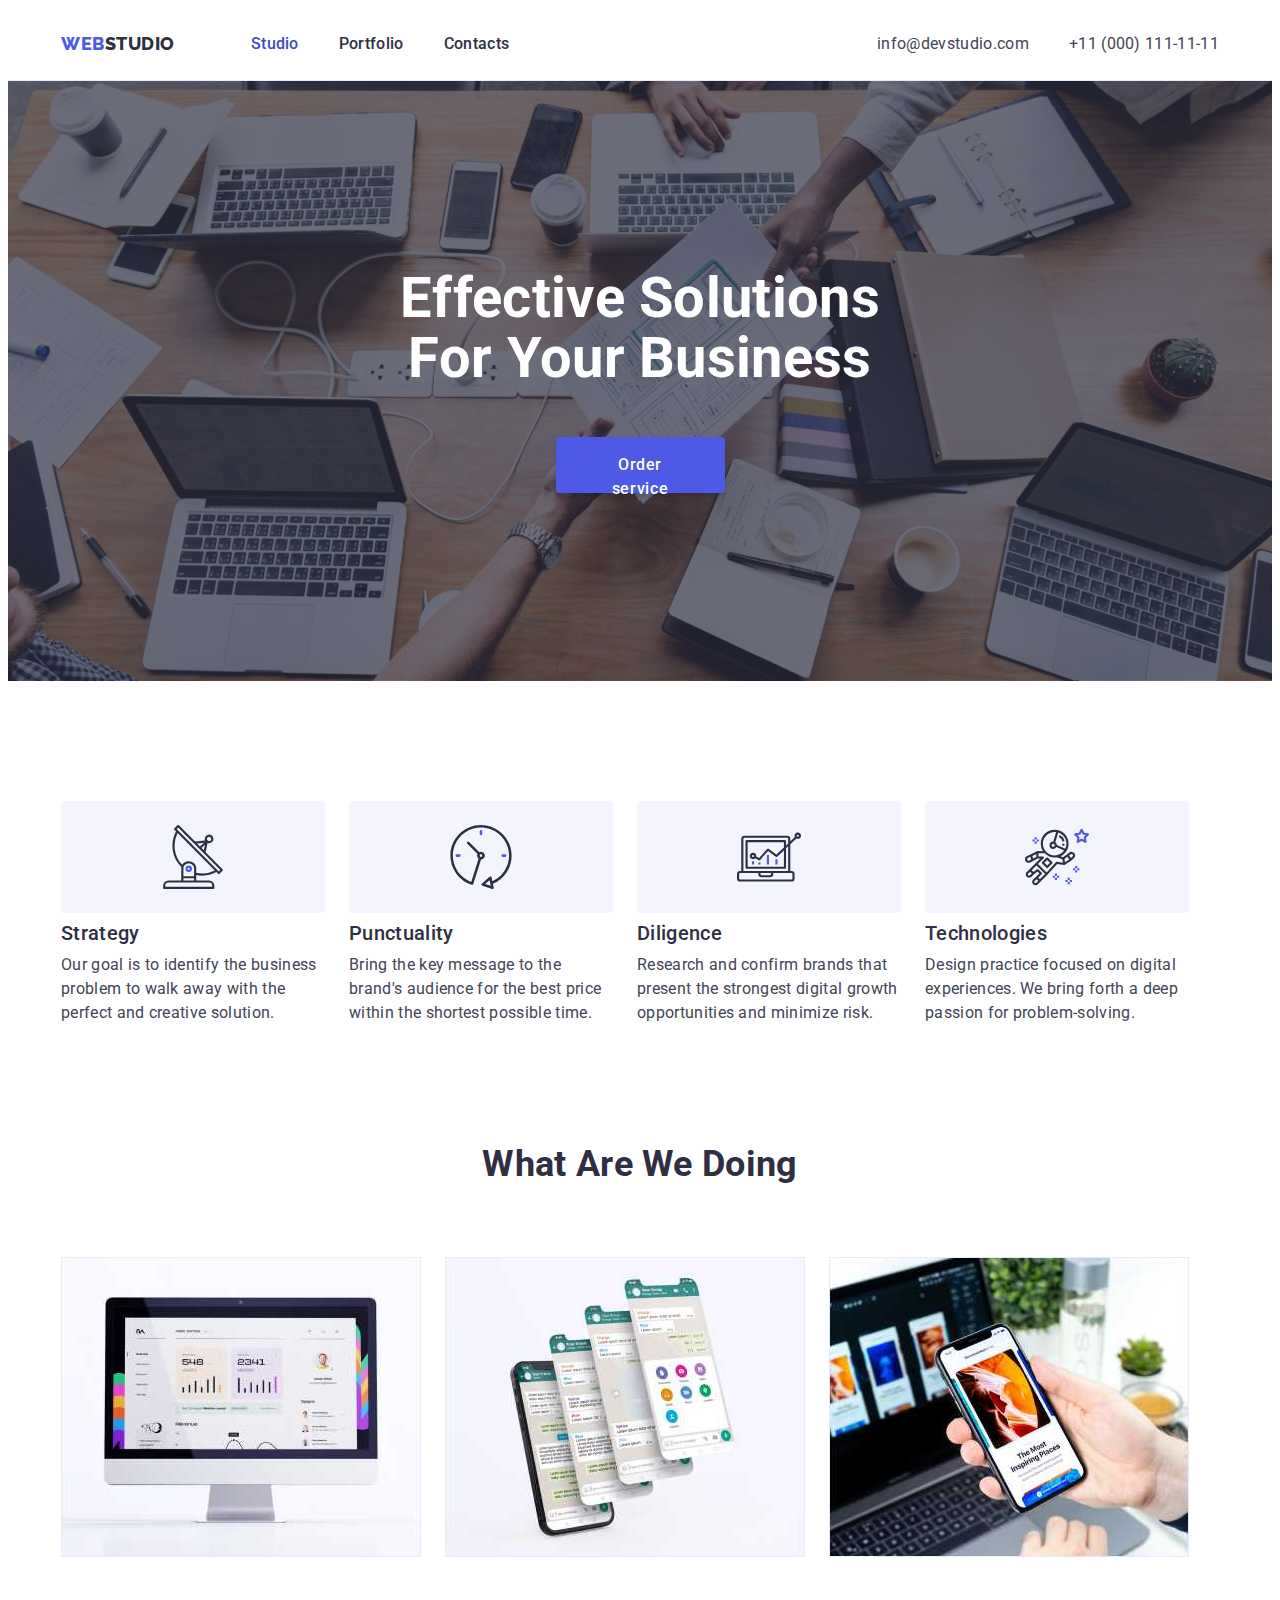
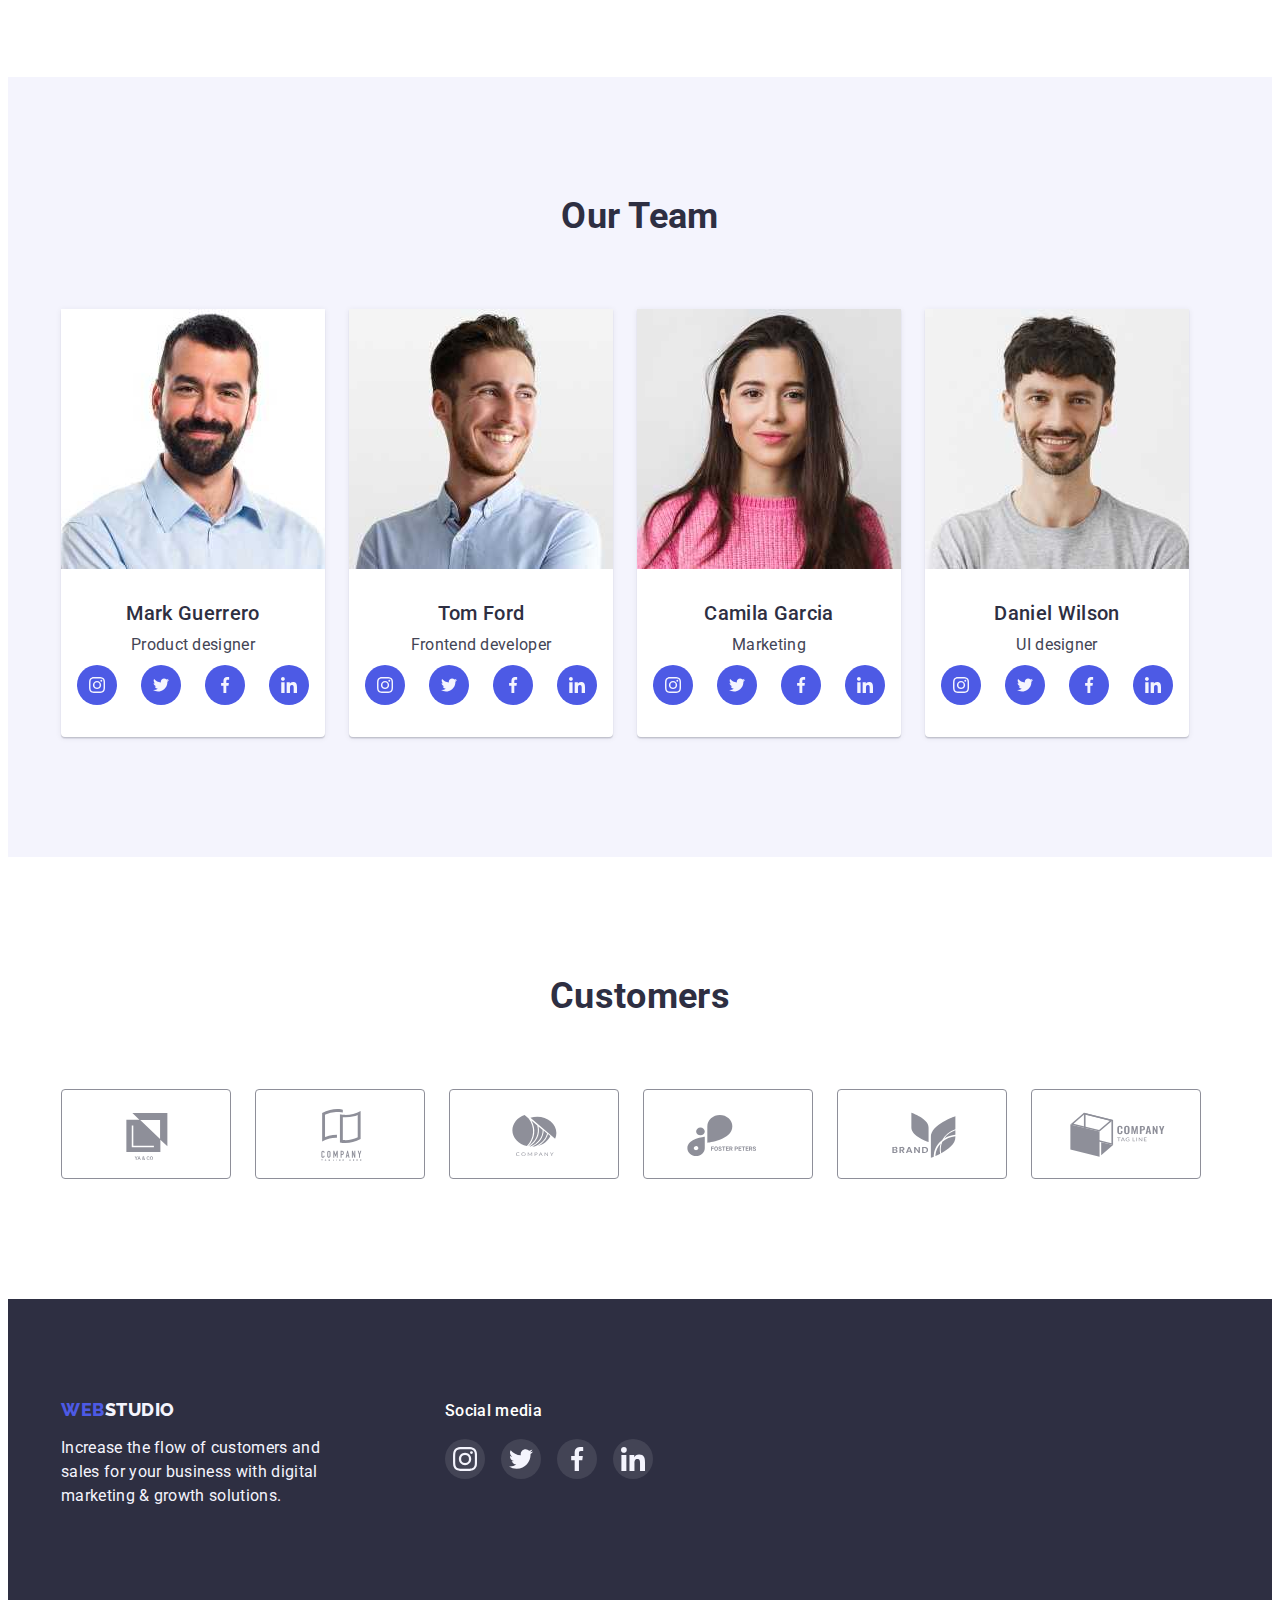
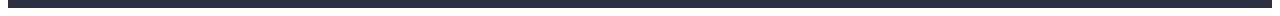
<file: index.html>
<!DOCTYPE html>
<html lang="en">

<head>
  <meta charset="UTF-8">
  <meta http-equiv="X-UA-Compatible" content="IE=edge">
  <meta name="viewport" content="width=device-width, initial-scale=1.0">
  <title>Web studio</title>
  <link href="https://fonts.gstatic.com" rel="preconnect" crossorigin>
  <link href="https://fonts.googleapis.com" rel="preconnect">
  <link href="https://fonts.googleapis.com/css2?family=Raleway:wght@800&family=Roboto:wght@400;500;700&display=swap"
    rel="stylesheet">
  <link rel="stylesheet" href="https://cdnjs.cloudflare.com/ajax/libs/modern-normalize/1.1.0/modern-normalize.min.css"
    integrity="sha512-wpPYUAdjBVSE4KJnH1VR1HeZfpl1ub8YT/NKx4PuQ5NmX2tKuGu6U/JRp5y+Y8XG2tV+wKQpNHVUX03MfMFn9Q=="
    crossorigin="anonymous" referrerpolicy="no-referrer" />
  <link href="./css/styles.css" rel="stylesheet">
</head>

<body>
  <header>
    <div class="container header-wrap">
      <nav class="nav-block">

        <a class="link logo" href="./index.html"><span class="logo-web">WEB</span>STUDIO</a>
        <ul class="site-nav list">
          <li class="site-nav-item"><a class="link current" href="#">Studio</a></li>
          <li class="site-nav-item"><a class="link" href="./portfolio.html">Portfolio</a></li>
          <li class="site-nav-item"><a class="link" href="#">Contacts</a></li>
        </ul>
      </nav>
      <address>
        <ul class="contacts-list list">
          <li class="contacts-item"><a class="link" href="mailto:info@devstudio.com">info@devstudio.com</a></li>
          <li class="contacts-item"><a class="link" href="tel:+110001111111">+11 (000) 111-11-11</a></li>
        </ul>
      </address>
    </div>
  </header>

  <main>
    <section class="hero">
      <div class="container">
        <h1 class="hero-slogan">Effective solutions for your business</h1>
        <button class="order-button btn" type="button">Order service</button>
      </div>
    </section>

    <section class="advantages-block">
      <div class="container">
        <h2 class="visually-hidden">Our advantages</h2>
        <ul class="advantages-list list">
          <li class="advantages-item">
            <div class="advantages-icon-box">
              <svg class="advantages-icon">
                <use href="./images/icons.svg#strategy"></use>
              </svg>
            </div>
            <h3 class="subtitle">Strategy</h3>
            <p class="text">Our goal is to identify the business problem to walk away with the perfect and creative
              solution.</p>
          </li>
          <li class="advantages-item">
            <div class="advantages-icon-box">
              <svg class="advantages-icon">
                <use href="./images/icons.svg#clock"></use>
              </svg>
            </div>
            <h3 class="subtitle">Punctuality</h3>
            <p class="text">Bring the key message to the brand's audience for the best price within the
              shortest possible time.</p>
          </li>
          <li class="advantages-item">
            <div class="advantages-icon-box">
              <svg class="advantages-icon">
                <use href="./images/icons.svg#diagram"></use>
              </svg>
            </div>
            <h3 class="subtitle">Diligence</h3>
            <p class="text">Research and confirm brands that present the strongest digital growth opportunities and
              minimize risk.</p>
          </li>
          <li class="advantages-item">
            <div class="advantages-icon-box">
              <svg class="advantages-icon">
                <use href="./images/icons.svg#astronaut"></use>
              </svg>
            </div>
            <h3 class="subtitle">Technologies</h3>
            <p class="text">Design practice focused on digital experiences. We bring forth a deep passion for
              problem-solving.
            </p>
          </li>
        </ul>
      </div>
    </section>

    <section class="works-block">
      <div class="container">
        <h2 class="title">What are we doing</h2>
        <ul class="works-list list">
          <li class="works-card">
            <img class="works-img" src="./images/what-are-we-doing1.jpg" alt="Desktop" width="360">
          </li>
          <li class="works-card">
            <img class="works-img" src="./images/what-are-we-doing2.jpg" alt="SmartPhone" width="360">
          </li>
          <li class="works-card">
            <img class="works-img" src="./images/what-are-we-doing3.jpg" alt="Phablet" width="360">
          </li>
        </ul>
      </div>
    </section>

    <section class="team-block">
      <div class="container">
        <h2 class="title">Our team</h2>
        <ul class="team-list list">
          <li class="team-card">
            <img class="team-img" src="./images/team-card1.jpg" width="360" alt="Mark Guerrero">
            <div class="team-container">
              <h3 class="subtitle">Mark Guerrero</h3>
              <p class="text">Product designer</p>
              <ul class="icon-list list">
                <li class="icon-item">
                  <a class="icon-ellipse" href="#">
                    <svg>
                      <use href="./images/icons.svg#instagram"></use>
                    </svg>
                  </a>
                </li>
                <li class="icon-item">
                  <a class="icon-ellipse" href="#">
                    <svg>
                      <use href="./images/icons.svg#twitter"></use>
                    </svg>
                  </a>
                </li>
                <li class="icon-item">
                  <a class="icon-ellipse" href="#">
                    <svg>
                      <use href="./images/icons.svg#facebook"></use>
                    </svg>
                  </a>
                </li>
                <li class="icon-item">
                  <a class="icon-ellipse" href="#">
                    <svg>
                      <use href="./images/icons.svg#linkedin"></use>
                    </svg>
                  </a>
                </li>
              </ul>
            </div>
          </li>
          <li class="team-card">
            <img class="team-img" src="./images/team-card2.jpg" width="360" alt="Tom Ford">
            <div class="team-container">
              <h3 class="subtitle">Tom Ford</h3>
              <p class="text">Frontend developer</p>
              <ul class="icon-list list">
                <li class="icon-item">
                  <a class="icon-ellipse" href="#">
                    <svg>
                      <use href="./images/icons.svg#instagram"></use>
                    </svg>
                  </a>
                </li>
                <li class="icon-item">
                  <a class="icon-ellipse" href="#">
                    <svg>
                      <use href="./images/icons.svg#twitter"></use>
                    </svg>
                  </a>
                </li>
                <li class="icon-item">
                  <a class="icon-ellipse" href="#">
                    <svg>
                      <use href="./images/icons.svg#facebook"></use>
                    </svg>
                  </a>
                </li>
                <li class="icon-item">
                  <a class="icon-ellipse" href="#">
                    <svg>
                      <use href="./images/icons.svg#linkedin"></use>
                    </svg>
                  </a>
                </li>
              </ul>

            </div>
          </li>
          <li class="team-card">
            <img class="team-img" src="./images/team-card3.jpg" width="360" alt="Camila Garcia">
            <div class="team-container">
              <h3 class="subtitle">Camila Garcia</h3>
              <p class="text">Marketing</p>
              <ul class="icon-list list">
                <li class="icon-item">
                  <a class="icon-ellipse" href="#">
                    <svg>
                      <use href="./images/icons.svg#instagram"></use>
                    </svg>
                  </a>
                </li>
                <li class="icon-item">
                  <a class="icon-ellipse" href="#">
                    <svg>
                      <use href="./images/icons.svg#twitter"></use>
                    </svg>
                  </a>
                </li>
                <li class="icon-item">
                  <a class="icon-ellipse" href="#">
                    <svg>
                      <use href="./images/icons.svg#facebook"></use>
                    </svg>
                  </a>
                </li>
                <li class="icon-item">
                  <a class="icon-ellipse" href="#">
                    <svg>
                      <use href="./images/icons.svg#linkedin"></use>
                    </svg>
                  </a>
                </li>
              </ul>

            </div>
          </li>
          <li class="team-card">
            <img class="team-img" src="./images/team-card4.jpg" width="360" alt="Daniel Wilson">
            <div class="team-container">
              <h3 class="subtitle">Daniel Wilson</h3>
              <p class="text">UI designer</p>
              <ul class="icon-list list">
                <li class="icon-item">
                  <a class="icon-ellipse" href="#">
                    <svg>
                      <use href="./images/icons.svg#instagram"></use>
                    </svg>
                  </a>
                </li>
                <li class="icon-item">
                  <a class="icon-ellipse" href="#">
                    <svg>
                      <use href="./images/icons.svg#twitter"></use>
                    </svg>
                  </a>
                </li>
                <li class="icon-item">
                  <a class="icon-ellipse" href="#">
                    <svg>
                      <use href="./images/icons.svg#facebook"></use>
                    </svg>
                  </a>
                </li>
                <li class="icon-item">
                  <a class="icon-ellipse" href="#">
                    <svg>
                      <use href="./images/icons.svg#linkedin"></use>
                    </svg>
                  </a>
                </li>
              </ul>

            </div>
          </li>
        </ul>
      </div>
    </section>

    <section class="customers-block">
      <div class="container">
        <h2 class="title">Customers</h2>
        <ul class="customers-list list">
          <li><a class="rectangle" href="#"><svg class="customers-icon">
                <use href="./images/icons.svg#logo-1"></use>
              </svg></a></li>
          <li><a class="rectangle" href="#"><svg class="customers-icon">
                <use href="./images/icons.svg#logo-2"></use>
              </svg></a></li>
          <li><a class="rectangle" href="#"><svg class="customers-icon">
                <use href="./images/icons.svg#logo-3"></use>
              </svg></a></li>
          <li><a class="rectangle" href="#"><svg class="customers-icon">
                <use href="./images/icons.svg#logo-4"></use>
              </svg></a></li>
          <li><a class="rectangle" href="#"><svg class="customers-icon">
                <use href="./images/icons.svg#logo-5"></use>
              </svg></a></li>
          <li><a class="rectangle" href="#"><svg class="customers-icon">
                <use href="./images/icons.svg#logo-6"></use>
              </svg></a></li>
        </ul>
      </div>
    </section>
  </main>

  <footer class="footer">
    <div class="container footer-list">
      <div>
        <a class="logo" href="./index.html"><span class="logo-web">WEB</span>STUDIO</a>
        <p class="motto">Increase the flow of customers and sales for your business with digital marketing & growth
          solutions.</p>
      </div>

      <div class="social-media-wrap">
        <p class="social-media">Social media</p>
        <ul class="icon-list list">
          <li class="icon-item">
            <a class="icon-ellipse" href="#">
              <svg>
                <use href="./images/icons.svg#instagram"></use>
              </svg>
            </a>
          </li>
          <li class="icon-item">
            <a class="icon-ellipse" href="#">
              <svg>
                <use href="./images/icons.svg#twitter"></use>
              </svg>
            </a>
          </li>
          <li class="icon-item">
            <a class="icon-ellipse" href="#">
              <svg>
                <use href="./images/icons.svg#facebook"></use>
              </svg>
            </a>
          </li>
          <li class="icon-item">
            <a class="icon-ellipse" href="#">
              <svg>
                <use href="./images/icons.svg#linkedin"></use>
              </svg>
            </a>
          </li>
        </ul>
      </div>

    </div>
  </footer>
</body>

</html>
</file>
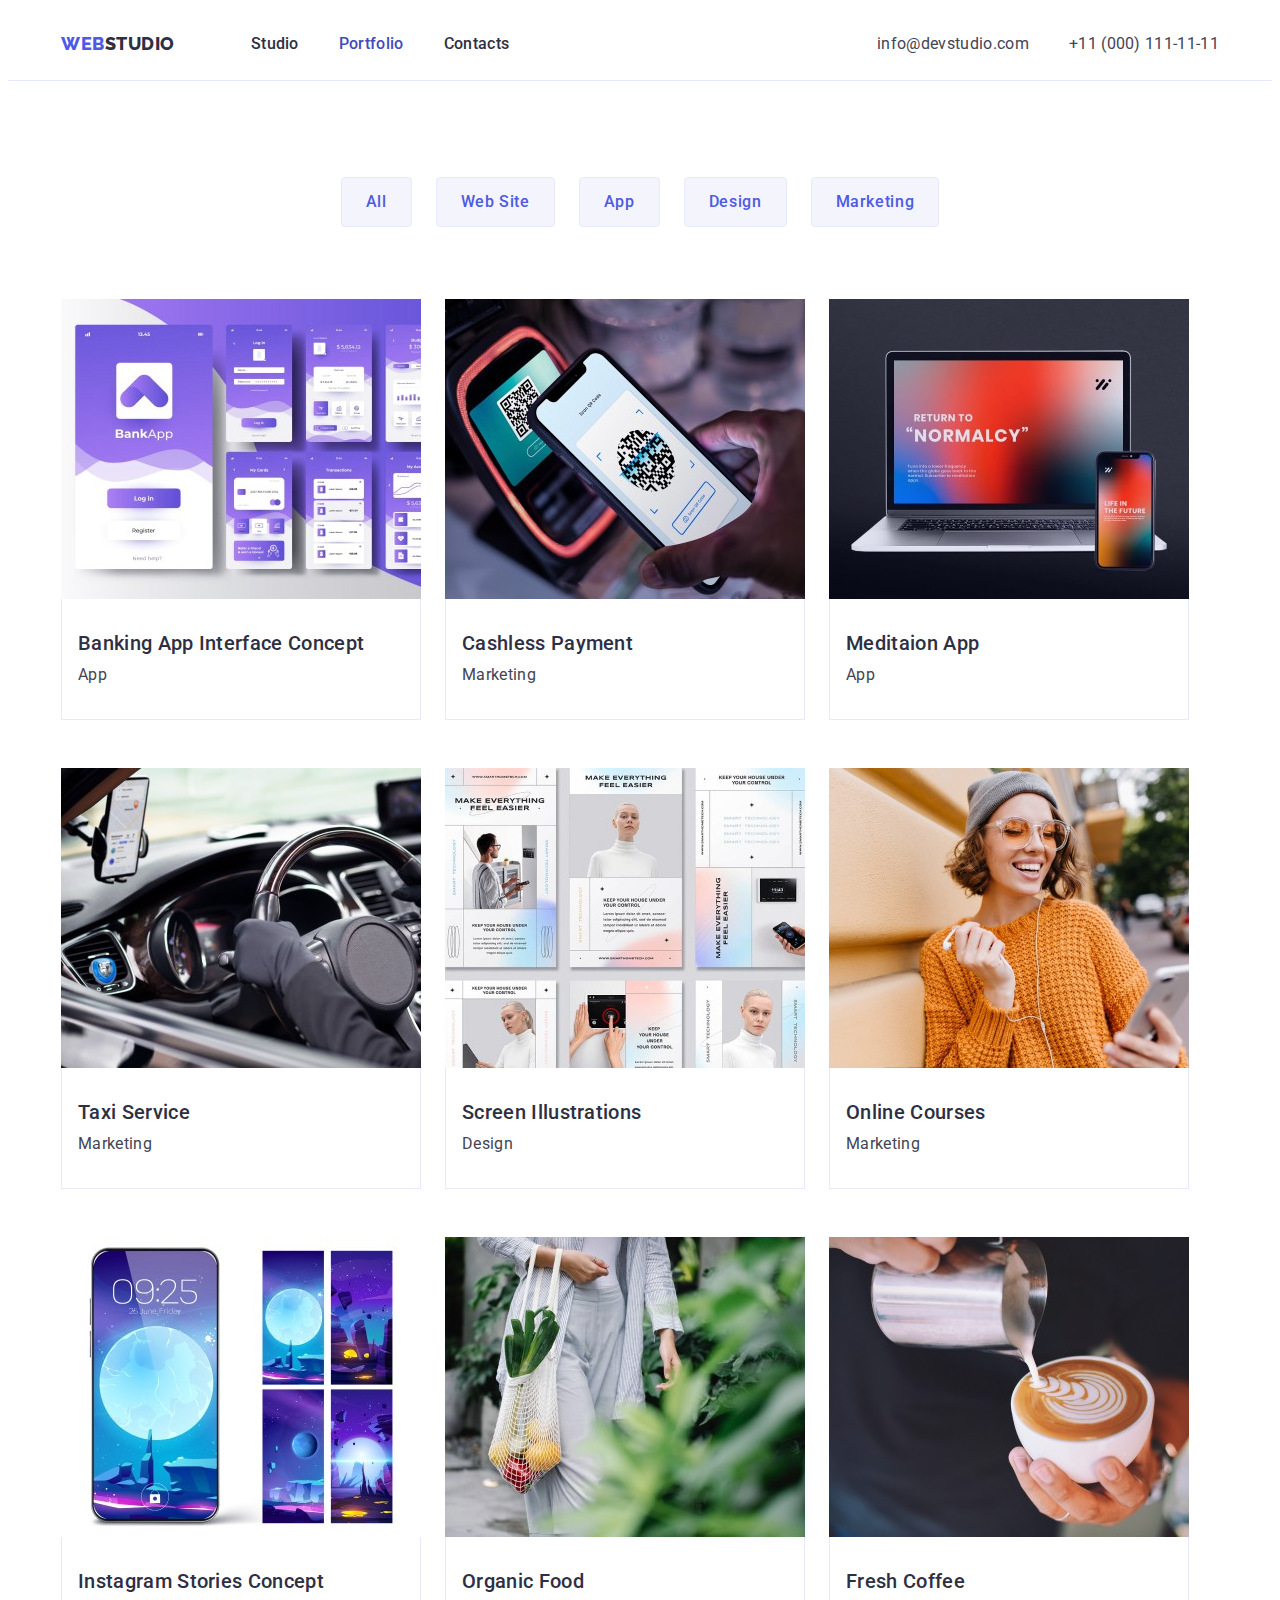
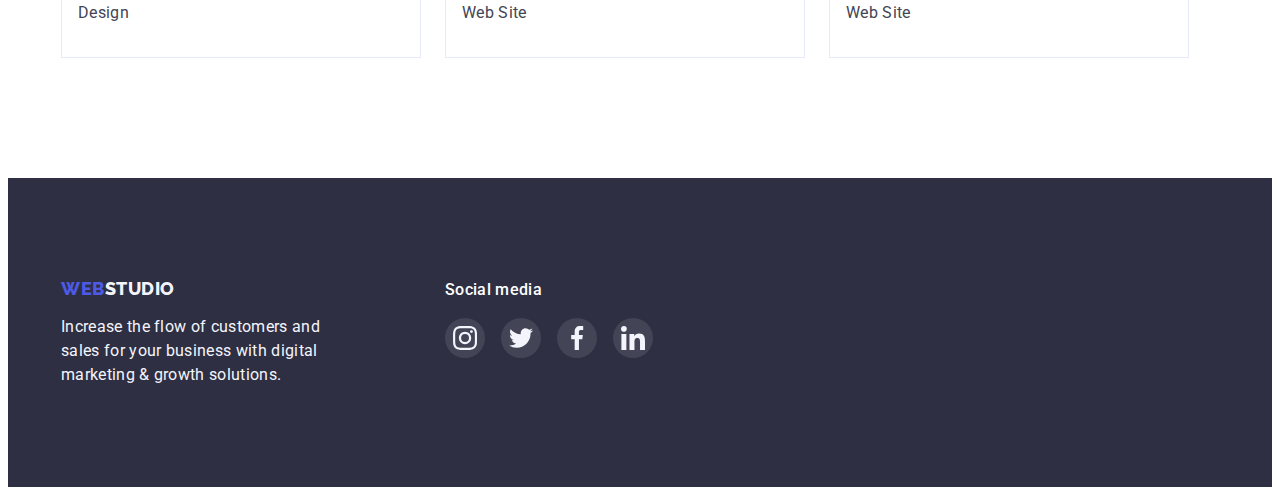
<file: portfolio.html>
<!DOCTYPE html>
<html lang="en">

<head>
  <meta charset="UTF-8">
  <meta http-equiv="X-UA-Compatible" content="IE=edge">
  <meta name="viewport" content="width=device-width, initial-scale=1.0">
  <title>Web studio</title>
  <link href="https://fonts.gstatic.com" rel="preconnect" crossorigin>
  <link href="https://fonts.googleapis.com" rel="preconnect">
  <link href="https://fonts.googleapis.com/css2?family=Raleway:wght@800&family=Roboto:wght@400;500;700&display=swap"
    rel="stylesheet">
  <link rel="stylesheet" href="https://cdnjs.cloudflare.com/ajax/libs/modern-normalize/1.1.0/modern-normalize.min.css"
    integrity="sha512-wpPYUAdjBVSE4KJnH1VR1HeZfpl1ub8YT/NKx4PuQ5NmX2tKuGu6U/JRp5y+Y8XG2tV+wKQpNHVUX03MfMFn9Q=="
    crossorigin="anonymous" referrerpolicy="no-referrer" />
  <link href="./css/styles.css" rel="stylesheet">
</head>

<body>
  <header>
    <div class="container header-wrap">
      <nav class="nav-block">

        <a class="link logo" href="./index.html"><span class="logo-web">WEB</span>STUDIO</a>
        <ul class="site-nav list">
          <li class="site-nav-item"><a class="link" href="./index.html">Studio</a></li>
          <li class="site-nav-item"><a class="link current" href="#">Portfolio</a></li>
          <li class="site-nav-item"><a class="link" href="#">Contacts</a></li>
        </ul>
      </nav>
      <address>
        <ul class="contacts-list list">
          <li class="contacts-item"><a class="link" href="mailto:info@devstudio.com">info@devstudio.com</a></li>
          <li class="contacts-item"><a class="link" href="tel:+110001111111">+11 (000) 111-11-11</a></li>
        </ul>
      </address>
    </div>
  </header>

  <main>
    <section class="categories-container">
      <div class="container">
        <h1 class="visually-hidden">Our portfolio</h1>
        <ul class="categories-btn-list list">
          <li class="categories-btn-item">
            <button class="categories-btn btn" type="button">All</button>
          </li>
          <li class="categories-btn-item">
            <button class="categories-btn btn" type="button">Web Site</button>
          </li>
          <li class="categories-btn-item">
            <button class="categories-btn btn" type="button">App</button>
          </li>
          <li class="categories-btn-item">
            <button class="categories-btn btn" type="button">Design</button>
          </li>
          <li class="categories-btn-item">
            <button class="categories-btn btn" type="button">Marketing</button>
          </li>
        </ul>
        <ul class="works-items list">
          <li class="works-item">
            <a class="link" href="#">
              <img src="./images/app1.jpg" alt="Banking App Interface Concept">
              <div class="text-container">
                <h2 class="subtitle">Banking App Interface Concept</h2>
                <p class="text">App</p>
              </div>
            </a>
          </li>
          <li class="works-item">
            <a class="link" href="#">
              <img src="./images/marketing1.jpg" alt="Payment by a smartphone using a QR code">
              <div class="text-container">
                <h2 class="subtitle">Cashless Payment</h2>
                <p class="text">Marketing</p>
              </div>
            </a>
          </li>
          <li class="works-item">
            <a class="link" href="#">
              <img src="./images/app2.jpg" alt="Meditaion App for PC and smartfone">
              <div class="text-container">
                <h2 class="subtitle">Meditaion App</h2>
                <p class="text">App</p>
              </div>
            </a>
          </li>
          <li class="works-item">
            <a class="link" href="#">
              <img src="./images/marketing2.jpg" alt="Taxi driver at work">
              <div class="text-container">
                <h2 class="subtitle">Taxi Service</h2>
                <p class="text">Marketing</p>
              </div>
            </a>
          </li>
          <li class="works-item">
            <a class="link" href="#">
              <img src="./images/desing1.jpg" alt="Screen Illustrations">
              <div class="text-container">
                <h2 class="subtitle">Screen Illustrations</h2>
                <p class="text">Design</p>
              </div>
            </a>
          </li>
          <li class="works-item">
            <a class="link" href="#">
              <img src="./images/marketing3.jpg" alt="A young woman looks into a smartphone smiling">
              <div class="text-container">
                <h2 class="subtitle">Online Courses</h2>
                <p class="text">Marketing</p>
              </div>
            </a>
          </li>
          <li class="works-item">
            <a class="link" href="#">
              <img src="./images/desing2.jpg" alt="Instagram Stories Concept">
              <div class="text-container">
                <h2 class="subtitle">Instagram Stories Concept</h2>
                <p class="text">Design</p>
              </div>
            </a>
          </li>
          <li class="works-item">
            <a class="link" href="#">
              <img src="./images/web-site1.jpg" alt=">Organic Food in the product mesh">
              <div class="text-container">
                <h2 class="subtitle">Organic Food</h2>
                <p class="text">Web Site</p>
              </div>
            </a>
          </li>
          <li class="works-item">
            <a class="link" href="#">

              <img src="./images/web-site2.jpg" alt="Beautifully brewed coffee">
              <div class="text-container">
                <h2 class="subtitle">Fresh Coffee</h2>
                <p class="text">Web Site</p>
              </div>
            </a>
          </li>
        </ul>
      </div>
    </section>
  </main>

  <footer class="footer">
    <div class="container footer-list">
      <div>
        <a class="logo" href="./index.html"><span class="logo-web">WEB</span>STUDIO</a>
        <p class="motto">Increase the flow of customers and sales for your business with digital marketing & growth
          solutions.</p>
      </div>

      <div class="social-media-wrap">
        <p class="social-media">Social media</p>
        <ul class="icon-list list">
          <li class="icon-item">
            <a class="icon-ellipse" href="#">
              <svg>
                <use href="./images/icons.svg#instagram"></use>
              </svg>
            </a>
          </li>
          <li class="icon-item">
            <a class="icon-ellipse" href="#">
              <svg>
                <use href="./images/icons.svg#twitter"></use>
              </svg>
            </a>
          </li>
          <li class="icon-item">
            <a class="icon-ellipse" href="#">
              <svg>
                <use href="./images/icons.svg#facebook"></use>
              </svg>
            </a>
          </li>
          <li class="icon-item">
            <a class="icon-ellipse" href="#">
              <svg>
                <use href="./images/icons.svg#linkedin"></use>
              </svg>
            </a>
          </li>
        </ul>
      </div>

    </div>
  </footer>
</body>

</html>
</file>
<file: css/styles.css>
:root {
    --main-color: #434455;
    --second-color: #2e2f42;
    --accent-color: #4d5ae5;
    --second-accent-color: #404bbf;
    --background-color: #ffffff;
    --main-white-color: #e7e9fc;
    --light-gray-color: #f4f4fd;
    --inactive-icon: #8e8f99;
    --success-color:#31d0aa;
}

/* -------------------------------------------------------------------------- */
/*                            util & reset                                    */
/* -------------------------------------------------------------------------- */
ul {
    padding: 0;
    margin: 0;
}

h1,
h2,
h3,
p {
    margin: 0;
}

img {
    display: block;
    width: 100%;
}

.container {
    width: 1158px;
    padding: 0 15px;
    margin: 0 auto;
}

body {
    background-color: var(--background-color);
    color: var(--main-color);
    font-family: Roboto, sans-serif;
    letter-spacing: 0.02em;
    line-height: 1.5;
}

.list {
    list-style: none;
}

.link {
    text-decoration: none;
}
.title {
    font-weight: 700;
    font-size: 36px;
    line-height: 1.11;
    text-align: center;
    text-transform: capitalize;
    color: var(--second-color);
    margin-bottom: 72px;
}

.btn {
    border: none;
    font-weight: 500;
    line-height: 1.5;
    border-radius: 4px;
    cursor: pointer;
    letter-spacing: 0.04em;
    font-size: inherit;
    font-family: inherit;
}

.subtitle {
    font-weight: 500;
    font-size: 20px;
    line-height: 1.2;
    color: var(--second-color);
    margin-bottom: 8px;
}

.visually-hidden {
    position: absolute;
    width: 1px;
    height: 1px;
    margin: -1px;
    border: 0;
    padding: 0;
    white-space: nowrap;
    clip-path: inset(100%);
    clip: rect(0 0 0 0);
    overflow: hidden;
}

/* -------------------------------------------------------------------------- */
/*                                    logo                                    */
/* -------------------------------------------------------------------------- */
.logo {
    font-weight: 800;
    display: block;
    letter-spacing: 0.03em;
    text-align: left;
    text-decoration: none;
    color: var(--second-color);
    font-family: Raleway, sans-serif;
    font-size: 18px;
    line-height: 1.17;
    margin: 0 76px 0 0;
}

.logo-web {
    color: var(--accent-color);
}

/* -------------------------------------------------------------------------- */
/*                                   header                                   */
/* -------------------------------------------------------------------------- */
.site-nav a {
    font-weight: 500;
    line-height: 1.5;
    color: var(--second-color);
    padding: 24px 0;
}

.site-nav .link:hover,
.site-nav .link:focus,
.site-nav .link.current,
.contacts-list .link:hover,
.contacts-list .link:focus {
    color: var(--second-accent-color);
}

.contacts-list a {
    font-style: normal;
    color: var(--main-color);
}

.header-wrap {
    display: flex;
    align-items: center;
    justify-content: space-between;
}

header {
    border-bottom: 1px solid #e7e9fc;
}

address {
    margin-left: auto;
}

.site-nav-item:not(:last-child) {
    margin-right: 40px;
}

.nav-block {
    display: flex;
    align-items: center;
}

.site-nav,
.contacts-list {
    display: flex;
}

.site-nav .link {
    display: block;
}

.contacts-item + .contacts-item {
    margin-left: 40px;
}

/* -------------------------------------------------------------------------- */
/*                                    hero                                    */
/* -------------------------------------------------------------------------- */
.hero {
    max-width: 1440px;
    margin: 0 auto;
    background-color: var(--second-color);
    padding-top: 188px;
    padding-bottom: 188px;
    background-image: linear-gradient(
            0deg,
            rgba(46, 47, 66, 0.7),
            rgba(46, 47, 66, 0.7)
        ),
        url(../images/people-office.jpg);
    background-position: center;
    background-repeat: no-repeat;
}

.hero-slogan {
    font-size: 56px;
    color: var(--background-color);
    text-transform: capitalize;
    font-weight: 700;
    line-height: 1.07;
    margin-right: auto;
    margin-left: auto;
}

.hero-slogan {
    text-align: center;
    width: 496px;
}

.order-button:hover,
.order-button:focus {
    background-color: var(--second-accent-color);
}

.order-button {
    display: block;
    padding: 16px 32px;
    margin-top: 48px;
    width: 169px;
    height: 56px;
    margin-right: auto;
    margin-left: auto;

    color: var(--background-color);
    background-color: var(--accent-color);
    box-shadow: 0px 4px 4px rgba(0, 0, 0, 0.15);
}

/* -------------------------------------------------------------------------- */
/*                                 advantages                                 */
/* -------------------------------------------------------------------------- */
.advantages-icon-box {
    display: flex;
    height: 112px;
    border-radius: 4px;
    background-color: var(--light-gray-color);
    align-items: center;
    justify-content: center;
}

.advantages-icon {
    width: 64px;
    height: 64px;
}

.advantages-list h3 {
    margin-top: 8px;
}

.advantages-list {
    display: flex;
}
.advantages-block {
    padding-top: 120px;
    padding-bottom: 120px;
}
.advantages-item {
    width: 264px;
}

.advantages-item:not(:last-child) {
    margin-right: 24px;
}

/* -------------------------------------------------------------------------- */
/*                              What Are We Doing                             */
/* -------------------------------------------------------------------------- */
.works-block {
    padding-bottom: 120px;
}
.works-item .text {
    line-height: 1.5;
    color: var(--main-color);
}

.works-list {
    display: flex;
}

.works-card:not(:last-child) {
    margin-right: 24px;
}

/* -------------------------------------------------------------------------- */
/*                                  Our Team                                  */
/* -------------------------------------------------------------------------- */
.team-block {
    background-color: var(--light-gray-color);
    padding-top: 120px;
    padding-bottom: 120px;
}

.team-list {
    display: flex;
}

.team-card:not(:last-child) {
    margin-right: 24px;
}

.team-card {
    box-shadow: 0px 1px 6px rgba(46, 47, 66, 0.08),
        0px 1px 1px rgba(46, 47, 66, 0.16), 0px 2px 1px rgba(46, 47, 66, 0.08);
    border-radius: 0px 0px 4px 4px;
    background-color: var(--background-color);
}

.team-container {
    padding: 32px 16px;
    text-align: center;
}

.icon-ellipse {
    display: flex;
    height: 40px;
    width: 40px;
    background-color: var(--accent-color);
    border-radius: 50%;
    justify-content: center;
    align-items: center;
}

.icon-list svg {
    width: 16px;
    height: 16px;
    fill: var(--light-gray-color);
}

.icon-ellipse:hover,
.icon-ellipse:focus {
    background-color: var(--second-accent-color);
}

.icon-list {
    margin-top: 8px;
    display: flex;
    justify-content: space-between;
}

/* -------------------------------------------------------------------------- */
/*                               customers-block                              */
/* -------------------------------------------------------------------------- */

.customers-block {
    padding-top: 120px;
    padding-bottom: 120px;
}

.rectangle {
    display: flex;
    height: 88px;
    width: 168px;
    border: 1px solid var(--inactive-icon);
    border-radius: 4px;
    justify-content: center;
    align-items: center;
}
.rectangle:hover,
.rectangle:focus {
    color: var(--second-accent-color);
    border: 1px solid var(--second-accent-color);
}

.customers-list {
    display: flex;
    gap: 24px;
}

.customers-icon {
    width: 104px;
    height: 56px;
    fill: var(--inactive-icon);
}

.rectangle:hover .customers-icon,
.rectangle:focus .customers-icon {
    fill: var(--second-accent-color);
}

/* -------------------------------------------------------------------------- */
/*                                   footer                                   */
/* -------------------------------------------------------------------------- */
.footer {
    background-color: var(--second-color);
    padding-top: 100px;
    padding-bottom: 100px;
}

.footer .logo {
    color: var(--light-gray-color);
}

.motto {
    color: var(--light-gray-color);
    margin-top: 16px;
    width: 264px;
}

footer .icon-ellipse {
    display: flex;
    height: 40px;
    width: 40px;
    background-color: rgba(255, 255, 255, 0.1);
    border-radius: 50%;
    justify-content: center;
    align-items: center;
}

footer .icon-ellipse:focus,
footer .icon-ellipse:hover {
    background-color: var(--success-color);
}

.social-media-wrap .icon-list {
    margin-top: 16px;
    gap: 16px;
}

.social-media-wrap svg {
    width: 24px;
    height: 24px;
    fill: var(--light-gray-color);
}

.social-media-wrap {
    margin-left: 120px;
}

.social-media {
    font-weight: 500;
    color: var(--background-color);
}

.footer-list {
    display: flex;
    align-items: baseline;
}

.footer-list {
    display: flex;
}

.footer-logo-item {
    max-width: 264px;
}

/* -------------------------------------------------------------------------- */
/*                                  portfolio                                 */
/* -------------------------------------------------------------------------- */
.categories-container {
    padding-top: 96px;
    padding-bottom: 120px;
}

.categories-btn {
    color: var(--accent-color);
    background-color: var(--light-gray-color);
    padding: 12px 24px;
    border: 1px solid var(--main-white-color);
}

.categories-btn:hover,
.categories-btn:focus {
    color: var(--background-color);
    background-color: var(--second-accent-color);
    box-shadow: 0px 3px 1px rgba(0, 0, 0, 0.1), 0px 2px 1px rgba(0, 0, 0, 0.08),
        0px 2px 2px rgba(0, 0, 0, 0.12);
}

.categories-btn-list {
    display: flex;
    justify-content: center;
}

.categories-btn-item:not(:last-child) {
    margin-right: 24px;
}

.works-items {
    margin-top: 72px;
    display: flex;
    flex-wrap: wrap;
}

.text-container {
    padding: 32px 0 32px 16px;
    border: 1px solid #e7e9fc;
    border-top: none;
}

.works-item:not(:nth-child(3n + 0)) {
    margin-right: 24px;
}

.works-item:nth-child(n + 4) {
    margin-top: 48px;
}

.works-item:hover,
.works-item:focus {
    box-shadow: 0px 1px 6px rgba(46, 47, 66, 0.08),
        0px 1px 1px rgba(46, 47, 66, 0.16), 0px 2px 1px rgba(46, 47, 66, 0.08);
}

/* -------------------------------------------------------------------------- */
/*                                   =======                                  */
/* -------------------------------------------------------------------------- */
</file>
